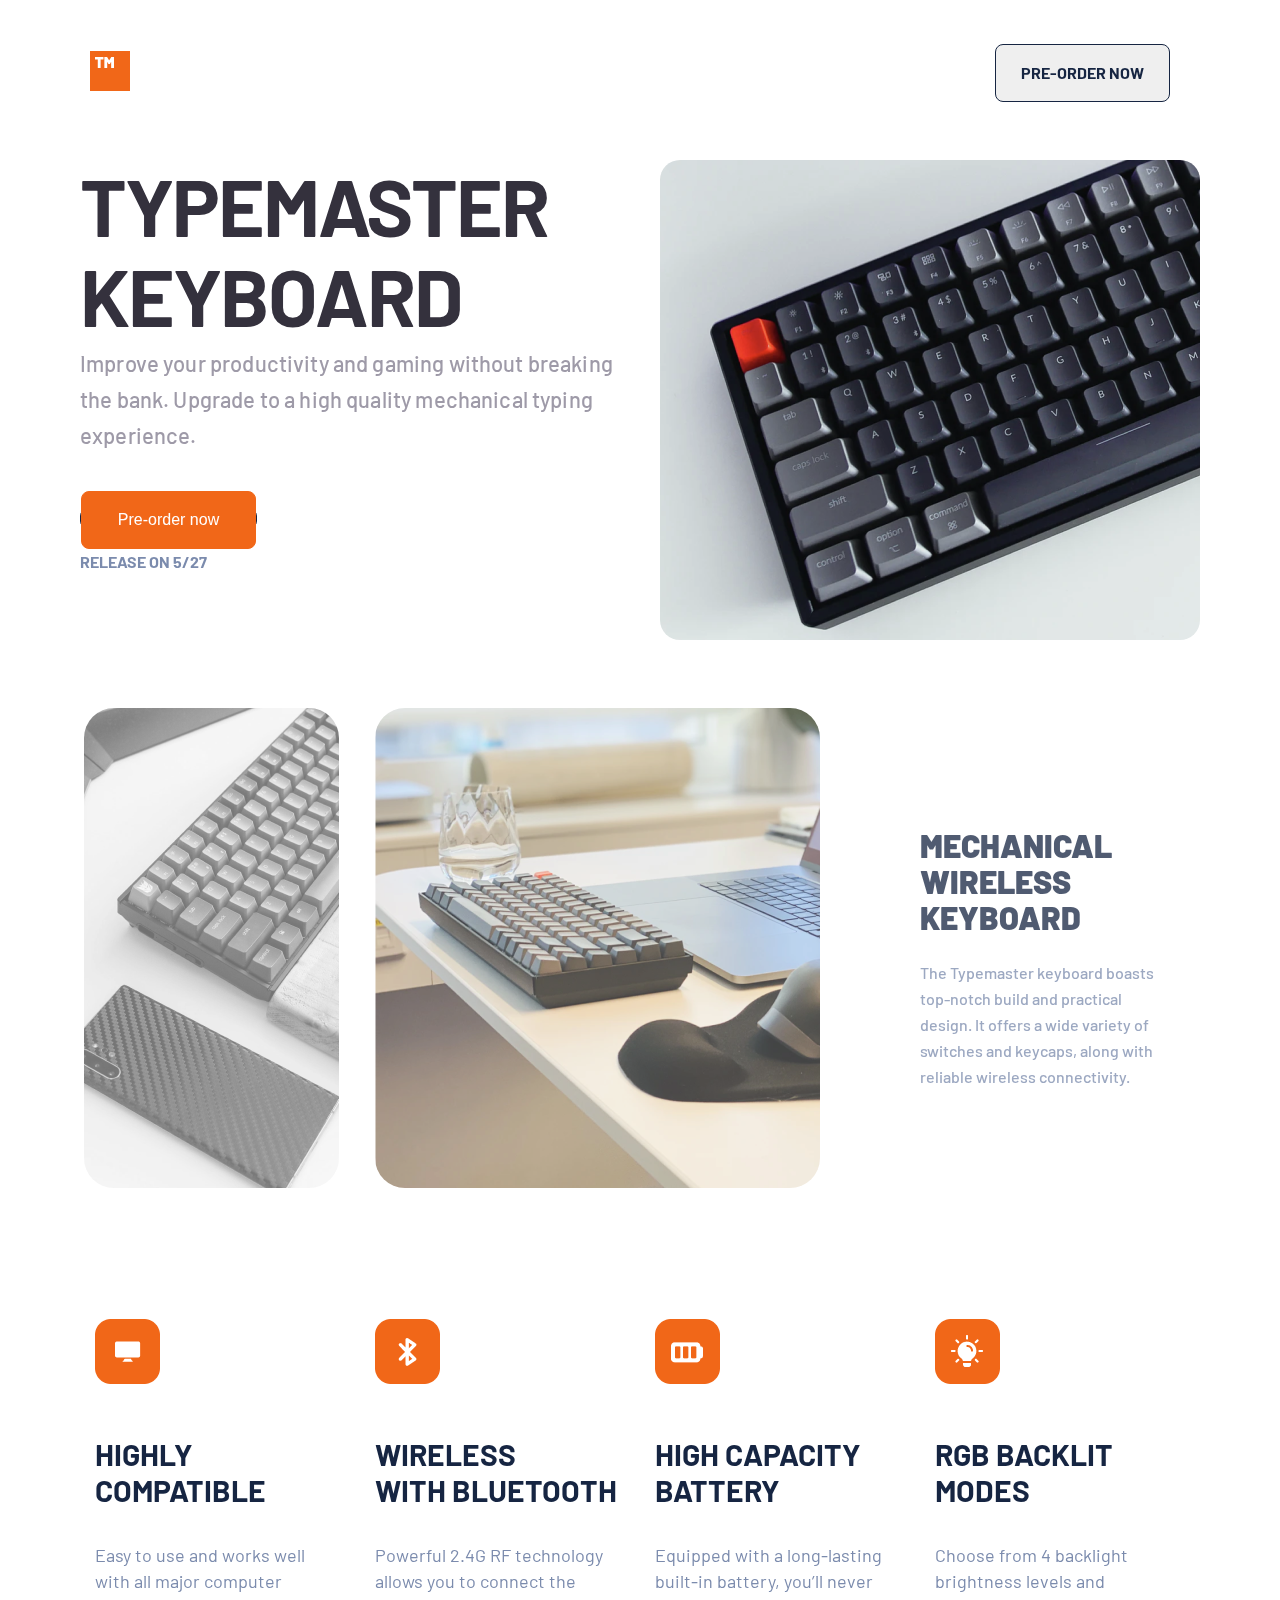
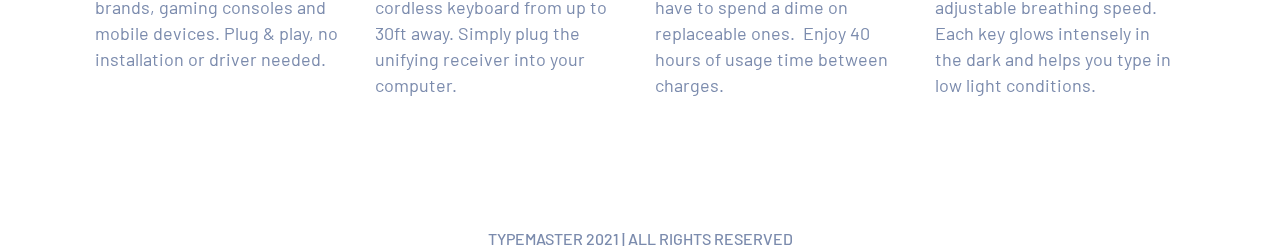
<file: index.html>
<!DOCTYPE html>
<html lang="en">
<head>
    <meta charset="UTF-8">
    <meta name="viewport" content="width=device-width, initial-scale=1.0">
    <link rel="preconnect" href="https://fonts.googleapis.com">
<link rel="preconnect" href="https://fonts.gstatic.com" crossorigin>
<link href="https://fonts.googleapis.com/css2?family=Barlow&display=swap" rel="stylesheet">
<link rel="preconnect" href="https://fonts.googleapis.com">
<link rel="preconnect" href="https://fonts.gstatic.com" crossorigin>
<link href="https://fonts.googleapis.com/css2?family=Barlow:wght@900&display=swap" rel="stylesheet">
<link rel="preconnect" href="https://fonts.googleapis.com">
<link rel="preconnect" href="https://fonts.gstatic.com" crossorigin>
<link href="https://fonts.googleapis.com/css2?family=Barlow:wght@900&display=swap" rel="stylesheet">
<link rel="preconnect" href="https://fonts.googleapis.com">
<link rel="preconnect" href="https://fonts.gstatic.com" crossorigin>
<link href="https://fonts.googleapis.com/css2?family=Barlow&display=swap" rel="stylesheet">
    <link rel="stylesheet" href="./style.css">
    <title>Document</title>
</head>
<body>
    <header class="conteyner nav">
        <a href="#">
            <img src="./logo.svg" alt="logo">
        </a>
        <button class="btn">Pre-order now</button>
    </header>
    <section class="text-box">
        <div class="right">
            <h1>Typemaster
                Keyboard</h1>
            <p>Improve your productivity and gaming without breaking the bank. Upgrade to a high quality mechanical typing experience.</p>
            <div class="btn">
            <button>Pre-order now</button></div>
            <h3>Release on 5/27</h3>
        
        </div>
        <img class="picture" src="./klaviatura.png" alt="">
    </section>
    <div class="body_box">
        <section class="pictures">
            <img class="k1" src="./klaviw1.png" alt=""
            background: #ff7728;>
        </section>
        <section class="pictures1">
            <img class="k1" src="./klaviw2.png" alt="">
            <div class="text-div">
                <h1 class="box">mechanical wireless
                    Keyboard</h1>
                <p class="box-p">The Typemaster keyboard boasts 
                    top-notch build and practical design. It offers a wide variety of switches and keycaps, along with reliable wireless connectivity.</p>
            </div>  
        </section>
        </div>
        <section class="conteyner-cards">
        <div class="card">
            <div class="logo-conteyner">
                <img src="./monitor.png" alt="logo">
                <div class="name-logo">
                <h1 class="logo-name">HIGHLY</h1>
                <h1 class="logo-job">COMPATIBLE</h1>
            </div>
            </div>
            <p class="logo-paragrf">
                Easy to use and works well with all major computer brands, 
                gaming consoles and mobile devices. Plug & play, 
                no installation or driver needed.
            </p>
        </div>

        <div class="card">
            <div class="logo-conteyner">
                <img src="./blutus.png" alt="logo">
                <div class="name-logo">
                <h1 class="logo-name">WIRELESS</h1>
                <h1 class="logo-job">WITH BLUETOOTH</h1>
            </div>
            </div>
            <p class="logo-paragrf">
                Powerful 2.4G RF technology allows you to connect the cordless keyboard from up to 30ft away.
                 Simply plug the unifying receiver into your computer.
            </p>
        </div>

        <div class="card">
            <div class="logo-conteyner">
                <img src="./battareya.png" alt="logo">
                <div class="name-logo">
                <h1 class="logo-name">HIGH CAPACITY</h1>
                <h1 class="logo-job">BATTERY</h1>
            </div>
            </div>
            <p class="logo-paragrf">
                Equipped with a long-lasting built-in battery,
                 you’ll never have to spend a dime on replaceable ones.
                  Enjoy 40 hours of usage time between charges.
            </p>
        </div>

        <div class="card">
            <div class="logo-conteyner">
                <img src="./lampochka.png" alt="logo">
                <div class="name-logo">
                <h1 class="logo-name">RGB BACKLIT</h1>
                <h1 class="logo-job">MODES</h1>
            </div>
            </div>
            <p class="logo-paragrf">
                Choose from 4 backlight brightness levels and adjustable breathing speed. 
                Each key glows intensely in the dark and helps you type in low light conditions.
            </p>
        </div>
</section>
<h3 class="master">Typemaster 2021  |  All Rights Reserved</h3>
</body>
</html>
</file>
<file: style.css>
* {
    margin: 0;
    padding: 0;
    box-sizing: border-box;
  }

  html,
body {
  height: 100%;
}
body {
    display: flex;
    flex-direction: column;
    align-items: center;
  }
  .conteyner {
    width: 100%;
    max-width: 1100px;
    height: 1870px;
    margin-left: auto;
    margin-right: auto;
    padding-left: 0px;
    padding-right: 20px;
    display: flex;
  }
  .btn{
    font-size: 16px;
    font-style: normal;
    font-weight: 700;
    line-height: 26px; /* 162.5% */
    text-transform: uppercase;
    color: #162542;
    width: 175px;
    height: 58px;
    flex-shrink: 0;border-radius: 8px;
    border: solid 1px #162542;
    font-family: 'Barlow', sans-serif;
}
a{
    text-decoration: none;
}
.nav {
    display: flex;
    align-items: center;
    justify-content: space-between;
    padding-top: 44px;
    padding-bottom: 58px;
    display: flex;
}
h1{
    width: 445px;
    color: #162542;
font-family: Barlow;
font-size: 30px;
line-height: 36px; /* 100% */
text-transform: uppercase;
font-family: 'Barlow', sans-serif;
display: flex;

}
p{
    width: 245px;
    font-family: 'Barlow', sans-serif;
    color: #7B8BAD;
    font-size: 18px;
    line-height: 26px; /* 144.444% */
}
.text-box {
    display: flex;
    margin-bottom: 68px;
}
.text-box h1 {
    width: 580px;
    color: #34313D;
    line-height: 90px;  
    letter-spacing: -2px;
    margin-bottom: 5px;
    font-size: 80px;
    font-style: normal;
    font-weight: 700;
    font-family: 'Barlow', sans-serif;
}
.text-box p {
    font-weight: 500;
    line-height: 36px; 
    letter-spacing: 0.15px;
    margin-bottom: 38px;
    width: 540px;
    color: #9E9AA8;
    font-size: 22px;
    font-style: normal;
    font-family: 'Barlow', sans-serif;
}
.text-box button {
    color: #FFF;
    font-size: 16px;
    border-radius: 8px;
    background: #F16718;
    width: 175px;
    height: 58px;
    border: solid #F16718 1px ;
}
.text-box button:hover {
    background: #ff7728;
}
.picture{
    width: 540px;
    height: 480px;
    flex-shrink: 0;
    border-radius: 20px;
}
h3{
    color: #7B8BAD;
    font-family: 'Barlow', sans-serif;
    font-size: 16px;
    font-style: normal;
    font-weight: 700;
    line-height: 26px; /* 162.5% */
    text-transform: uppercase;
}
.btn{
    display: inline;
    gap: 44px;
}
.pictures{
    width: 255px;
    height: 0px;
    opacity: 0.7486;
    mix-blend-mode: multiply;
    border-radius: 50px;
    

}
.body_box{
    
}
.pictures1{
    width: 895px;
    height: 671px;
    padding-left: 291px;
    border-radius: 10px;
    Width:1112px;
    Height:480px;
    Top:669px;
    Left:110.5px;
    Opacity:74.86%;
    Blend:Multiply;
    display: flex;
    
}
.k1{
    border-radius: 30px;  
}
.box{
    width: 255px;
    color: #162542;
    font-family: Barlow;
    font-size: 32px;
    font-style: normal;
    font-weight: 900;
    line-height: 36px; /* 112.5% */
    text-transform: uppercase;
    
}
.box-p{
    width: 255px;
    color: #7B8BAD;
    font-family: Barlow;
    font-size: 16px;
    font-style: normal;
    font-weight: 500;
    line-height: 26px; /* 162.5% */
    padding: 25px 0px 0px 0px;
    
}
.text-div{
    padding:119px 1px 2px 100px;
}
.logo-conteyner{
    margin-top: 131px;
}
.name-logo{
    color: #162542;
    font-family: Barlow;
    font-size: 20px;
    font-style: normal;
    font-weight: 900;
    line-height: 28px; /* 116.667% */
    text-transform: uppercase;
}
.logo-name{
    padding: 48px 0px 0px 0px;
}
.logo-job{
    padding: 0px 0px 34px 0px;
}
.conteyner-cards{
    display: flex;
    gap: 30px;

}  
.card{
    width: 250px;
} 
.master{
    color: #7B8BAD;
    font-family: 'Barlow', sans-serif;
    font-size: 16px;
    font-style: normal;
    font-weight: 500;
    line-height: 26px;
    text-align: center;
    padding-top: 128px;

}
</file>
